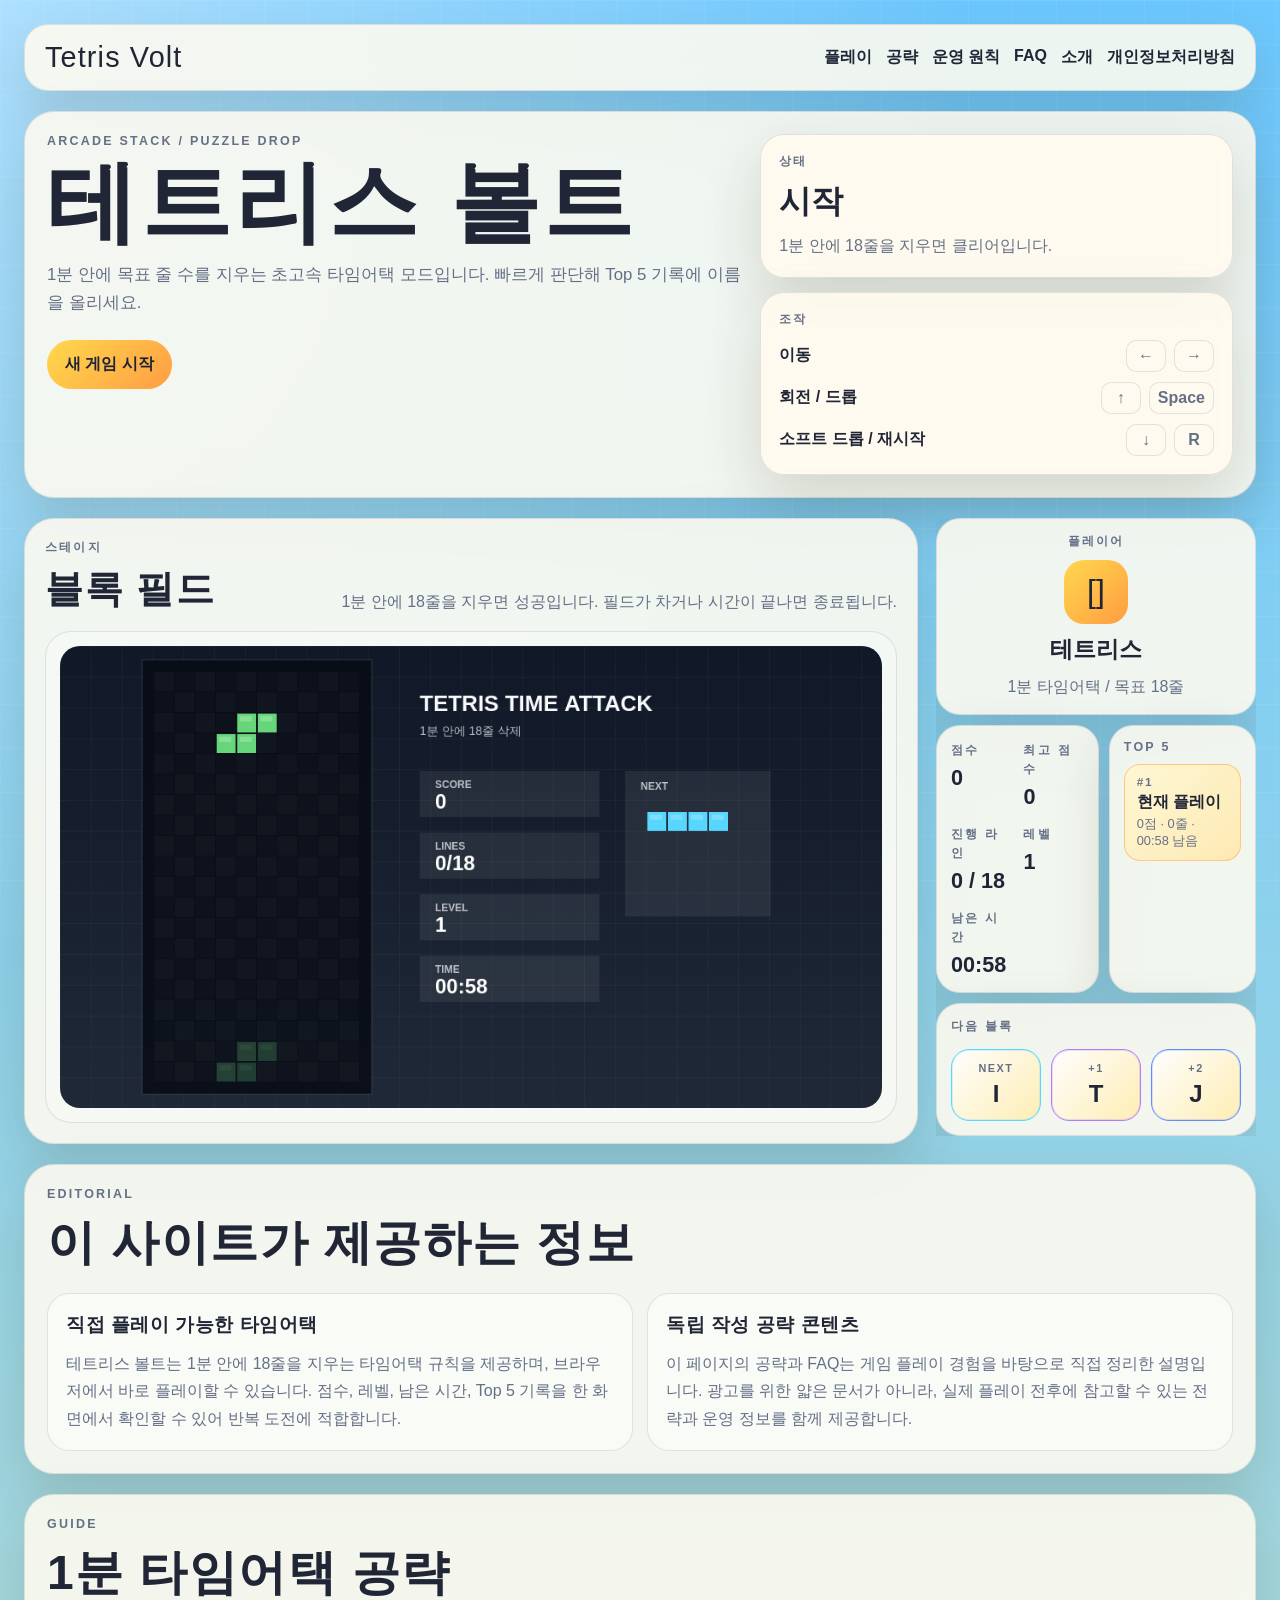
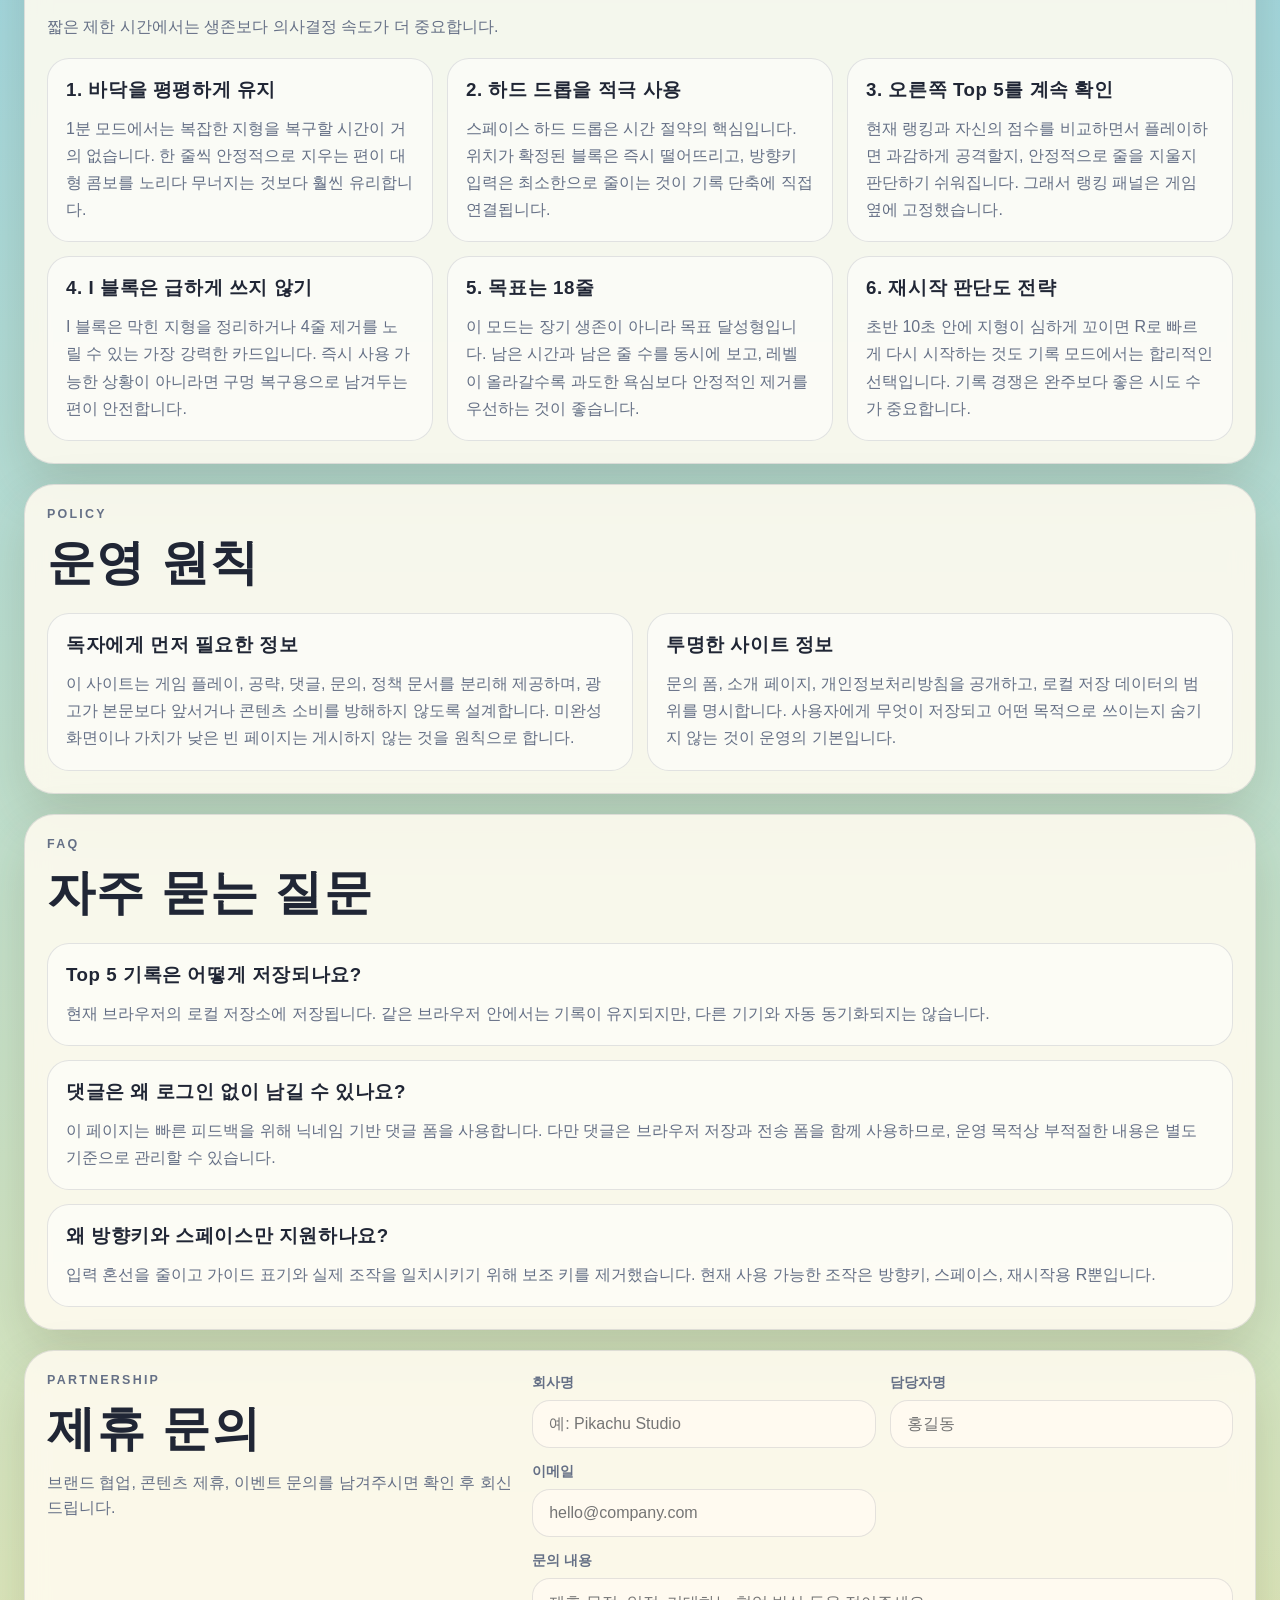
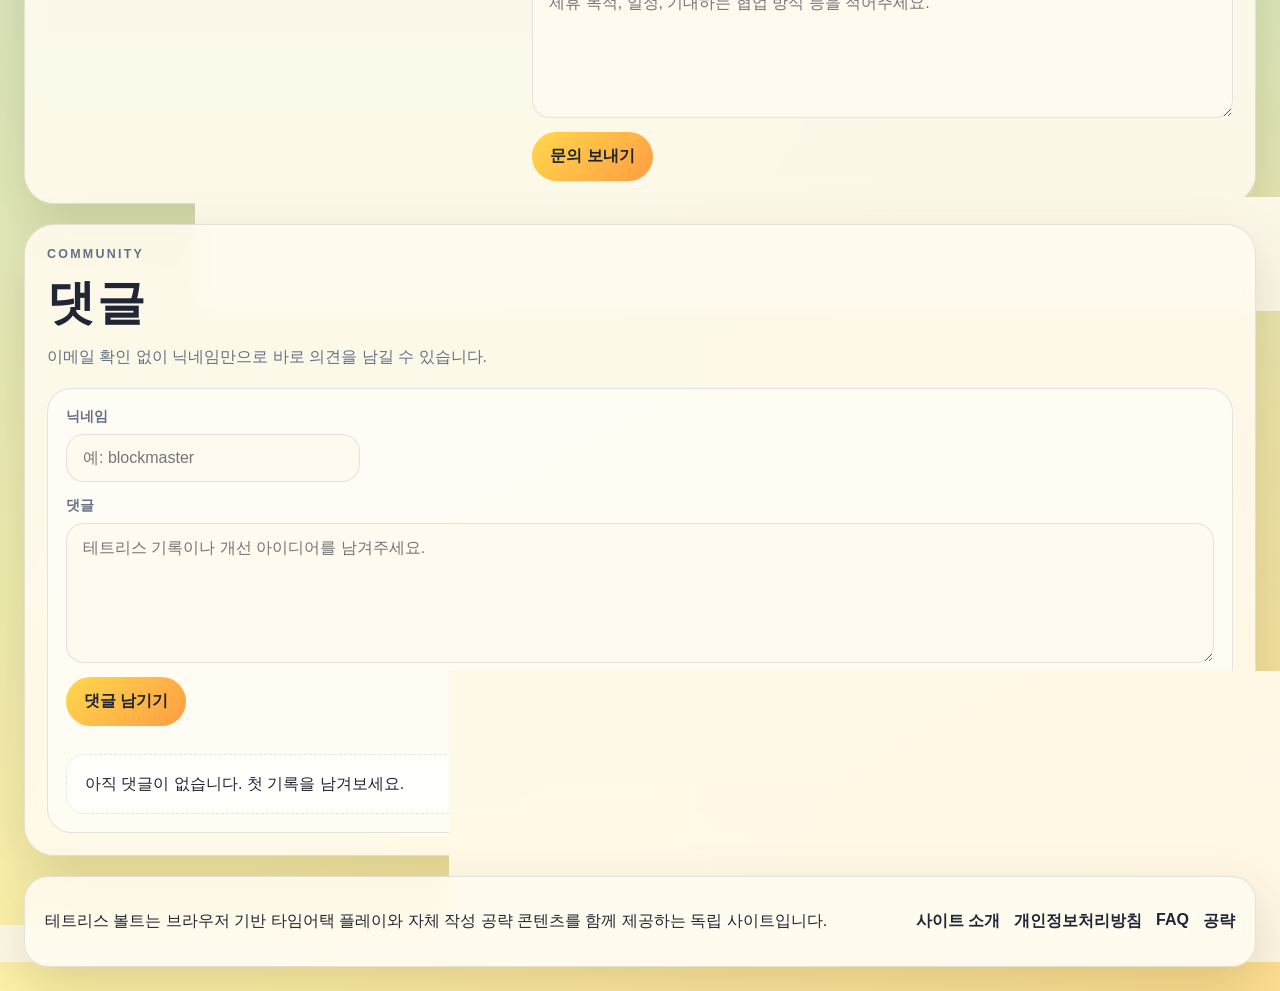
<file: index.html>
<!DOCTYPE html>
<html lang="ko">
<head>
    <meta charset="UTF-8">
    <meta name="viewport" content="width=device-width, initial-scale=1.0">
    <meta name="google-adsense-account" content="ca-pub-3250201660181918">
    <script async src="https://pagead2.googlesyndication.com/pagead/js/adsbygoogle.js?client=ca-pub-3250201660181918" crossorigin="anonymous"></script>
    <!-- Google tag (gtag.js) -->
    <script async src="https://www.googletagmanager.com/gtag/js?id=G-9B60JXB69C"></script>
    <script>
      window.dataLayer = window.dataLayer || [];
      function gtag(){dataLayer.push(arguments);}
      gtag('js', new Date());

      gtag('config', 'G-9B60JXB69C');
    </script>
    <script type="text/javascript">
        (function(c,l,a,r,i,t,y){
            c[a]=c[a]||function(){(c[a].q=c[a].q||[]).push(arguments)};
            t=l.createElement(r);t.async=1;t.src="https://www.clarity.ms/tag/"+i;
            y=l.getElementsByTagName(r)[0];y.parentNode.insertBefore(t,y);
        })(window, document, "clarity", "script", "w5fa2g35w7");
    </script>
    <title>테트리스 볼트 | 1분 타임어택 공략과 플레이 가이드</title>
    <meta name="description" content="테트리스 볼트는 1분 타임어택 테트리스와 함께 공략, 운영 원칙, FAQ, 문의 정보를 제공하는 게임 가이드 사이트입니다.">
    <link rel="stylesheet" href="style.css">
</head>
<body>
    <main class="app-shell">
        <header class="site-header">
            <a class="site-brand" href="index.html">Tetris Volt</a>
            <nav class="site-nav" aria-label="주요 메뉴">
                <a href="#play">플레이</a>
                <a href="#guide">공략</a>
                <a href="#policy">운영 원칙</a>
                <a href="#faq">FAQ</a>
                <a href="about.html">소개</a>
                <a href="privacy.html">개인정보처리방침</a>
            </nav>
        </header>
        <section id="play" class="hero-panel">
            <div class="hero-copy">
                <p class="eyebrow">Arcade Stack / Puzzle Drop</p>
                <h1>테트리스 볼트</h1>
                <p class="tagline">1분 안에 목표 줄 수를 지우는 초고속 타임어택 모드입니다. 빠르게 판단해 Top 5 기록에 이름을 올리세요.</p>
                <div class="hero-actions">
                    <button id="restart-button" class="action" type="button">새 게임 시작</button>
                </div>
            </div>
            <div class="hero-side">
                <div class="info-card status-card">
                    <p class="panel-label">상태</p>
                    <strong id="status-text">대기 중</strong>
                    <p id="status-subtext" class="subtext">1분 제한, 목표 18줄. 방향키 이동, 위/X 회전, 스페이스 하드 드롭.</p>
                </div>
                <div class="info-card controls-card">
                    <p class="panel-label">조작</p>
                    <div class="control-list">
                        <p><span>이동</span><kbd>←</kbd><kbd>→</kbd></p>
                        <p><span>회전 / 드롭</span><kbd>↑</kbd><kbd>Space</kbd></p>
                        <p><span>소프트 드롭 / 재시작</span><kbd>↓</kbd><kbd>R</kbd></p>
                    </div>
                </div>
            </div>
        </section>

        <section class="game-layout">
            <section class="stage-panel">
                <div class="stage-head">
                    <div>
                        <p class="panel-label">스테이지</p>
                        <h2>블록 필드</h2>
                    </div>
                    <p class="subtext">1분 안에 18줄을 지우면 성공입니다. 필드가 차거나 시간이 끝나면 종료됩니다.</p>
                </div>
                <div class="canvas-frame">
                    <canvas id="game-canvas" width="960" height="540" aria-label="테트리스 게임"></canvas>
                </div>
            </section>

            <aside class="sidebar">
                <div class="panel spotlight-panel">
                    <p class="panel-label">플레이어</p>
                    <div class="avatar-badge">[]</div>
                    <strong>테트리스</strong>
                    <p class="subtext">1분 타임어택 / 목표 18줄</p>
                </div>

                <div class="sidebar-duo">
                    <div class="panel stats-panel">
                        <div>
                            <span class="stat-label">점수</span>
                            <strong id="score">0</strong>
                        </div>
                        <div>
                            <span class="stat-label">최고 점수</span>
                            <strong id="best-score">0</strong>
                        </div>
                        <div>
                            <span class="stat-label">진행 라인</span>
                            <strong id="lives">0 / 18</strong>
                        </div>
                        <div>
                            <span class="stat-label">레벨</span>
                            <strong id="cores">1</strong>
                        </div>
                        <div>
                            <span class="stat-label">남은 시간</span>
                            <strong id="progress">01:00</strong>
                        </div>
                    </div>

                    <div class="panel leaderboard-panel">
                        <p class="panel-label">Top 5</p>
                        <ol id="leaderboard" class="leaderboard-list"></ol>
                    </div>
                </div>

                <div class="panel roster-panel">
                    <p class="panel-label">다음 블록</p>
                    <div id="roster" class="roster"></div>
                </div>

            </aside>
        </section>


        <section class="content-panel intro-panel">
            <div class="section-heading">
                <p class="panel-label">Editorial</p>
                <h2>이 사이트가 제공하는 정보</h2>
            </div>
            <div class="content-grid two-up">
                <article class="content-card">
                    <h3>직접 플레이 가능한 타임어택</h3>
                    <p>테트리스 볼트는 1분 안에 18줄을 지우는 타임어택 규칙을 제공하며, 브라우저에서 바로 플레이할 수 있습니다. 점수, 레벨, 남은 시간, Top 5 기록을 한 화면에서 확인할 수 있어 반복 도전에 적합합니다.</p>
                </article>
                <article class="content-card">
                    <h3>독립 작성 공략 콘텐츠</h3>
                    <p>이 페이지의 공략과 FAQ는 게임 플레이 경험을 바탕으로 직접 정리한 설명입니다. 광고를 위한 얇은 문서가 아니라, 실제 플레이 전후에 참고할 수 있는 전략과 운영 정보를 함께 제공합니다.</p>
                </article>
            </div>
        </section>

        <section id="guide" class="content-panel">
            <div class="section-heading">
                <p class="panel-label">Guide</p>
                <h2>1분 타임어택 공략</h2>
                <p class="subtext">짧은 제한 시간에서는 생존보다 의사결정 속도가 더 중요합니다.</p>
            </div>
            <div class="content-grid three-up">
                <article class="content-card">
                    <h3>1. 바닥을 평평하게 유지</h3>
                    <p>1분 모드에서는 복잡한 지형을 복구할 시간이 거의 없습니다. 한 줄씩 안정적으로 지우는 편이 대형 콤보를 노리다 무너지는 것보다 훨씬 유리합니다.</p>
                </article>
                <article class="content-card">
                    <h3>2. 하드 드롭을 적극 사용</h3>
                    <p>스페이스 하드 드롭은 시간 절약의 핵심입니다. 위치가 확정된 블록은 즉시 떨어뜨리고, 방향키 입력은 최소한으로 줄이는 것이 기록 단축에 직접 연결됩니다.</p>
                </article>
                <article class="content-card">
                    <h3>3. 오른쪽 Top 5를 계속 확인</h3>
                    <p>현재 랭킹과 자신의 점수를 비교하면서 플레이하면 과감하게 공격할지, 안정적으로 줄을 지울지 판단하기 쉬워집니다. 그래서 랭킹 패널은 게임 옆에 고정했습니다.</p>
                </article>
                <article class="content-card">
                    <h3>4. I 블록은 급하게 쓰지 않기</h3>
                    <p>I 블록은 막힌 지형을 정리하거나 4줄 제거를 노릴 수 있는 가장 강력한 카드입니다. 즉시 사용 가능한 상황이 아니라면 구멍 복구용으로 남겨두는 편이 안전합니다.</p>
                </article>
                <article class="content-card">
                    <h3>5. 목표는 18줄</h3>
                    <p>이 모드는 장기 생존이 아니라 목표 달성형입니다. 남은 시간과 남은 줄 수를 동시에 보고, 레벨이 올라갈수록 과도한 욕심보다 안정적인 제거를 우선하는 것이 좋습니다.</p>
                </article>
                <article class="content-card">
                    <h3>6. 재시작 판단도 전략</h3>
                    <p>초반 10초 안에 지형이 심하게 꼬이면 R로 빠르게 다시 시작하는 것도 기록 모드에서는 합리적인 선택입니다. 기록 경쟁은 완주보다 좋은 시도 수가 중요합니다.</p>
                </article>
            </div>
        </section>

        <section id="policy" class="content-panel">
            <div class="section-heading">
                <p class="panel-label">Policy</p>
                <h2>운영 원칙</h2>
            </div>
            <div class="content-grid two-up">
                <article class="content-card">
                    <h3>독자에게 먼저 필요한 정보</h3>
                    <p>이 사이트는 게임 플레이, 공략, 댓글, 문의, 정책 문서를 분리해 제공하며, 광고가 본문보다 앞서거나 콘텐츠 소비를 방해하지 않도록 설계합니다. 미완성 화면이나 가치가 낮은 빈 페이지는 게시하지 않는 것을 원칙으로 합니다.</p>
                </article>
                <article class="content-card">
                    <h3>투명한 사이트 정보</h3>
                    <p>문의 폼, 소개 페이지, 개인정보처리방침을 공개하고, 로컬 저장 데이터의 범위를 명시합니다. 사용자에게 무엇이 저장되고 어떤 목적으로 쓰이는지 숨기지 않는 것이 운영의 기본입니다.</p>
                </article>
            </div>
        </section>

        <section id="faq" class="content-panel">
            <div class="section-heading">
                <p class="panel-label">FAQ</p>
                <h2>자주 묻는 질문</h2>
            </div>
            <div class="faq-list">
                <article class="faq-item">
                    <h3>Top 5 기록은 어떻게 저장되나요?</h3>
                    <p>현재 브라우저의 로컬 저장소에 저장됩니다. 같은 브라우저 안에서는 기록이 유지되지만, 다른 기기와 자동 동기화되지는 않습니다.</p>
                </article>
                <article class="faq-item">
                    <h3>댓글은 왜 로그인 없이 남길 수 있나요?</h3>
                    <p>이 페이지는 빠른 피드백을 위해 닉네임 기반 댓글 폼을 사용합니다. 다만 댓글은 브라우저 저장과 전송 폼을 함께 사용하므로, 운영 목적상 부적절한 내용은 별도 기준으로 관리할 수 있습니다.</p>
                </article>
                <article class="faq-item">
                    <h3>왜 방향키와 스페이스만 지원하나요?</h3>
                    <p>입력 혼선을 줄이고 가이드 표기와 실제 조작을 일치시키기 위해 보조 키를 제거했습니다. 현재 사용 가능한 조작은 방향키, 스페이스, 재시작용 R뿐입니다.</p>
                </article>
            </div>
        </section>
        <section class="contact-panel">
            <div class="contact-copy">
                <p class="panel-label">Partnership</p>
                <h2>제휴 문의</h2>
                <p class="subtext">브랜드 협업, 콘텐츠 제휴, 이벤트 문의를 남겨주시면 확인 후 회신드립니다.</p>
            </div>
            <form id="partnership-form" class="contact-form" action="https://formspree.io/f/meeplord" method="POST">
                <label class="field">
                    <span>회사명</span>
                    <input type="text" name="company" placeholder="예: Pikachu Studio" required>
                </label>
                <label class="field">
                    <span>담당자명</span>
                    <input type="text" name="name" placeholder="홍길동" required>
                </label>
                <label class="field">
                    <span>이메일</span>
                    <input type="email" name="email" placeholder="hello@company.com" required>
                </label>
                <label class="field field-full">
                    <span>문의 내용</span>
                    <textarea name="message" rows="5" placeholder="제휴 목적, 일정, 기대하는 협업 방식 등을 적어주세요." required></textarea>
                </label>
                <div class="form-actions">
                    <button id="partnership-submit" class="action" type="submit">문의 보내기</button>
                    <p id="form-status" class="form-status" aria-live="polite"></p>
                </div>
            </form>
        </section>

        <section class="comments-panel" aria-labelledby="comments-title">
            <div class="comments-head">
                <p class="panel-label">Community</p>
                <h2 id="comments-title">댓글</h2>
                <p class="subtext">이메일 확인 없이 닉네임만으로 바로 의견을 남길 수 있습니다.</p>
            </div>
            <div class="comments-frame">
                <form id="comment-form" class="comment-form" action="https://formspree.io/f/meeplord" method="POST">
                    <label class="field">
                        <span>닉네임</span>
                        <input type="text" name="nickname" id="comment-nickname" placeholder="예: blockmaster" maxlength="24" required>
                    </label>
                    <label class="field field-full">
                        <span>댓글</span>
                        <textarea name="comment" id="comment-message" rows="4" placeholder="테트리스 기록이나 개선 아이디어를 남겨주세요." required></textarea>
                    </label>
                    <input type="hidden" name="form_type" value="comment">
                    <div class="form-actions">
                        <button id="comment-submit" class="action" type="submit">댓글 남기기</button>
                        <p id="comment-status" class="form-status" aria-live="polite"></p>
                    </div>
                </form>
                <div id="comment-list" class="comment-list" aria-live="polite"></div>
            </div>
        </section>
        <footer class="site-footer">
            <p>테트리스 볼트는 브라우저 기반 타임어택 플레이와 자체 작성 공략 콘텐츠를 함께 제공하는 독립 사이트입니다.</p>
            <div class="footer-links">
                <a href="about.html">사이트 소개</a>
                <a href="privacy.html">개인정보처리방침</a>
                <a href="#faq">FAQ</a>
                <a href="#guide">공략</a>
            </div>
        </footer>
    </main>

    <div id="result-overlay" class="overlay hidden" role="dialog" aria-modal="true" aria-labelledby="result-title">
        <div class="result-card">
            <p class="panel-label">결과</p>
            <h2 id="result-title">게임 오버</h2>
            <p id="result-message" class="subtext">1분 안에 목표 줄 수를 지우면 성공입니다.</p>
            <p id="leaderboard-summary" class="subtext">기록 조건을 달성하면 Top 5에 이름을 남길 수 있습니다.</p>
            <form id="leaderboard-form" class="result-form hidden">
                <label class="field field-full">
                    <span>기록 닉네임</span>
                    <input id="leaderboard-name" type="text" maxlength="18" placeholder="예: tetra-ace" required>
                </label>
                <div class="form-actions">
                    <button class="action" type="submit">기록 남기기</button>
                    <p id="leaderboard-status" class="form-status" aria-live="polite"></p>
                </div>
            </form>
            <button id="play-again-button" class="action" type="button">다시 하기</button>
        </div>
    </div>

    <script src="main.js"></script>
</body>
</html>
</file>
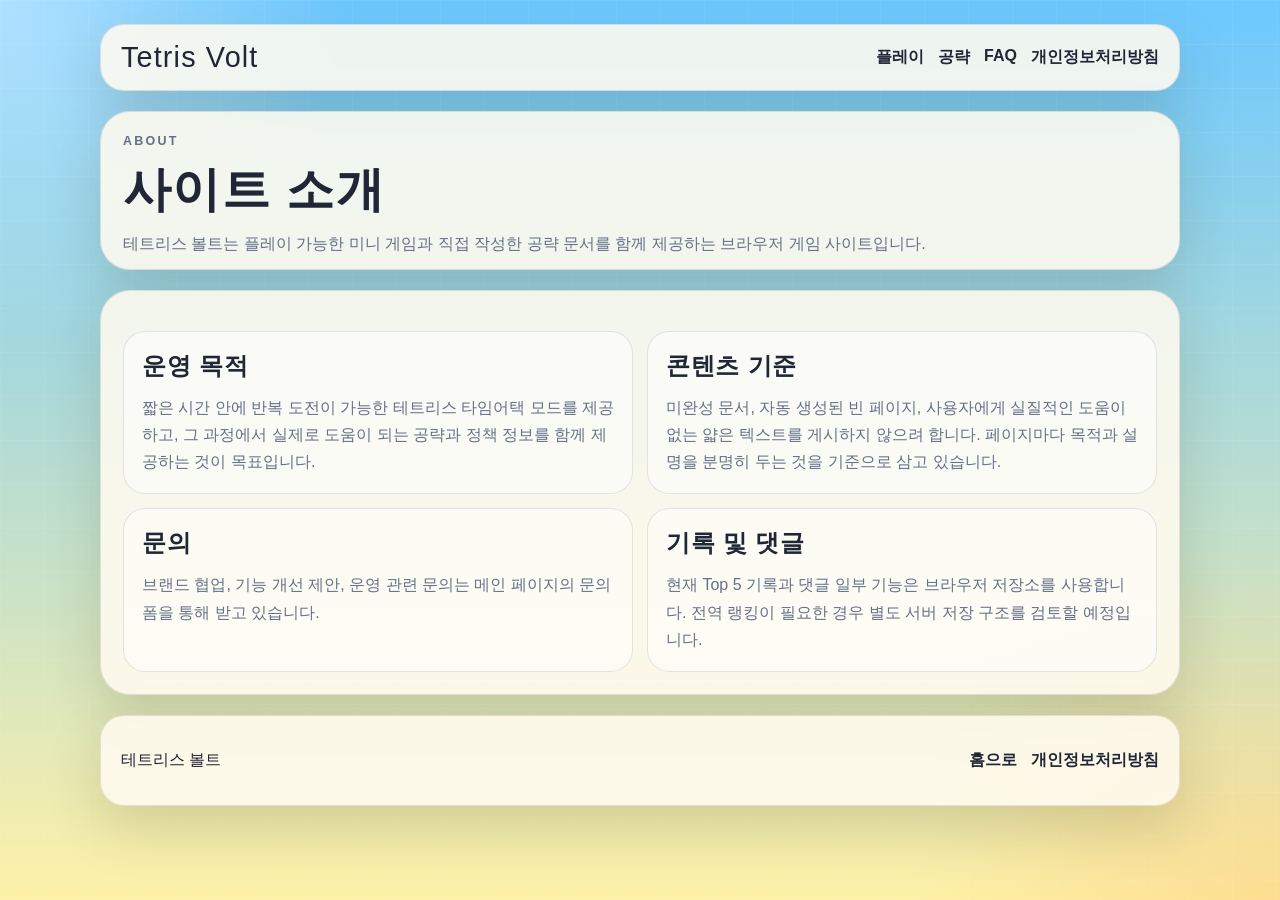
<file: about.html>
<!DOCTYPE html>
<html lang="ko">
<head>
    <meta charset="UTF-8">
    <meta name="viewport" content="width=device-width, initial-scale=1.0">
    <meta name="google-adsense-account" content="ca-pub-3250201660181918">
    <script async src="https://pagead2.googlesyndication.com/pagead/js/adsbygoogle.js?client=ca-pub-3250201660181918" crossorigin="anonymous"></script>
    <!-- Google tag (gtag.js) -->
    <script async src="https://www.googletagmanager.com/gtag/js?id=G-9B60JXB69C"></script>
    <script>
      window.dataLayer = window.dataLayer || [];
      function gtag(){dataLayer.push(arguments);}
      gtag('js', new Date());

      gtag('config', 'G-9B60JXB69C');
    </script>
    <script type="text/javascript">
        (function(c,l,a,r,i,t,y){
            c[a]=c[a]||function(){(c[a].q=c[a].q||[]).push(arguments)};
            t=l.createElement(r);t.async=1;t.src="https://www.clarity.ms/tag/"+i;
            y=l.getElementsByTagName(r)[0];y.parentNode.insertBefore(t,y);
        })(window, document, "clarity", "script", "w5fa2g35w7");
    </script>
    <title>사이트 소개 | 테트리스 볼트</title>
    <meta name="description" content="테트리스 볼트의 운영 목적, 콘텐츠 제작 기준, 문의 방식에 대한 안내입니다.">
    <link rel="stylesheet" href="style.css">
</head>
<body>
    <main class="app-shell static-shell">
        <header class="site-header">
            <a class="site-brand" href="index.html">Tetris Volt</a>
            <nav class="site-nav" aria-label="주요 메뉴">
                <a href="index.html#play">플레이</a>
                <a href="index.html#guide">공략</a>
                <a href="index.html#faq">FAQ</a>
                <a href="privacy.html">개인정보처리방침</a>
            </nav>
        </header>
        <section class="content-panel page-hero">
            <div class="section-heading">
                <p class="panel-label">About</p>
                <h1>사이트 소개</h1>
                <p class="subtext">테트리스 볼트는 플레이 가능한 미니 게임과 직접 작성한 공략 문서를 함께 제공하는 브라우저 게임 사이트입니다.</p>
            </div>
        </section>
        <section class="content-panel">
            <div class="content-grid two-up">
                <article class="content-card">
                    <h2>운영 목적</h2>
                    <p>짧은 시간 안에 반복 도전이 가능한 테트리스 타임어택 모드를 제공하고, 그 과정에서 실제로 도움이 되는 공략과 정책 정보를 함께 제공하는 것이 목표입니다.</p>
                </article>
                <article class="content-card">
                    <h2>콘텐츠 기준</h2>
                    <p>미완성 문서, 자동 생성된 빈 페이지, 사용자에게 실질적인 도움이 없는 얇은 텍스트를 게시하지 않으려 합니다. 페이지마다 목적과 설명을 분명히 두는 것을 기준으로 삼고 있습니다.</p>
                </article>
                <article class="content-card">
                    <h2>문의</h2>
                    <p>브랜드 협업, 기능 개선 제안, 운영 관련 문의는 메인 페이지의 문의 폼을 통해 받고 있습니다.</p>
                </article>
                <article class="content-card">
                    <h2>기록 및 댓글</h2>
                    <p>현재 Top 5 기록과 댓글 일부 기능은 브라우저 저장소를 사용합니다. 전역 랭킹이 필요한 경우 별도 서버 저장 구조를 검토할 예정입니다.</p>
                </article>
            </div>
        </section>
        <footer class="site-footer">
            <p>테트리스 볼트</p>
            <div class="footer-links">
                <a href="index.html">홈으로</a>
                <a href="privacy.html">개인정보처리방침</a>
            </div>
        </footer>
    </main>
</body>
</html>
</file>
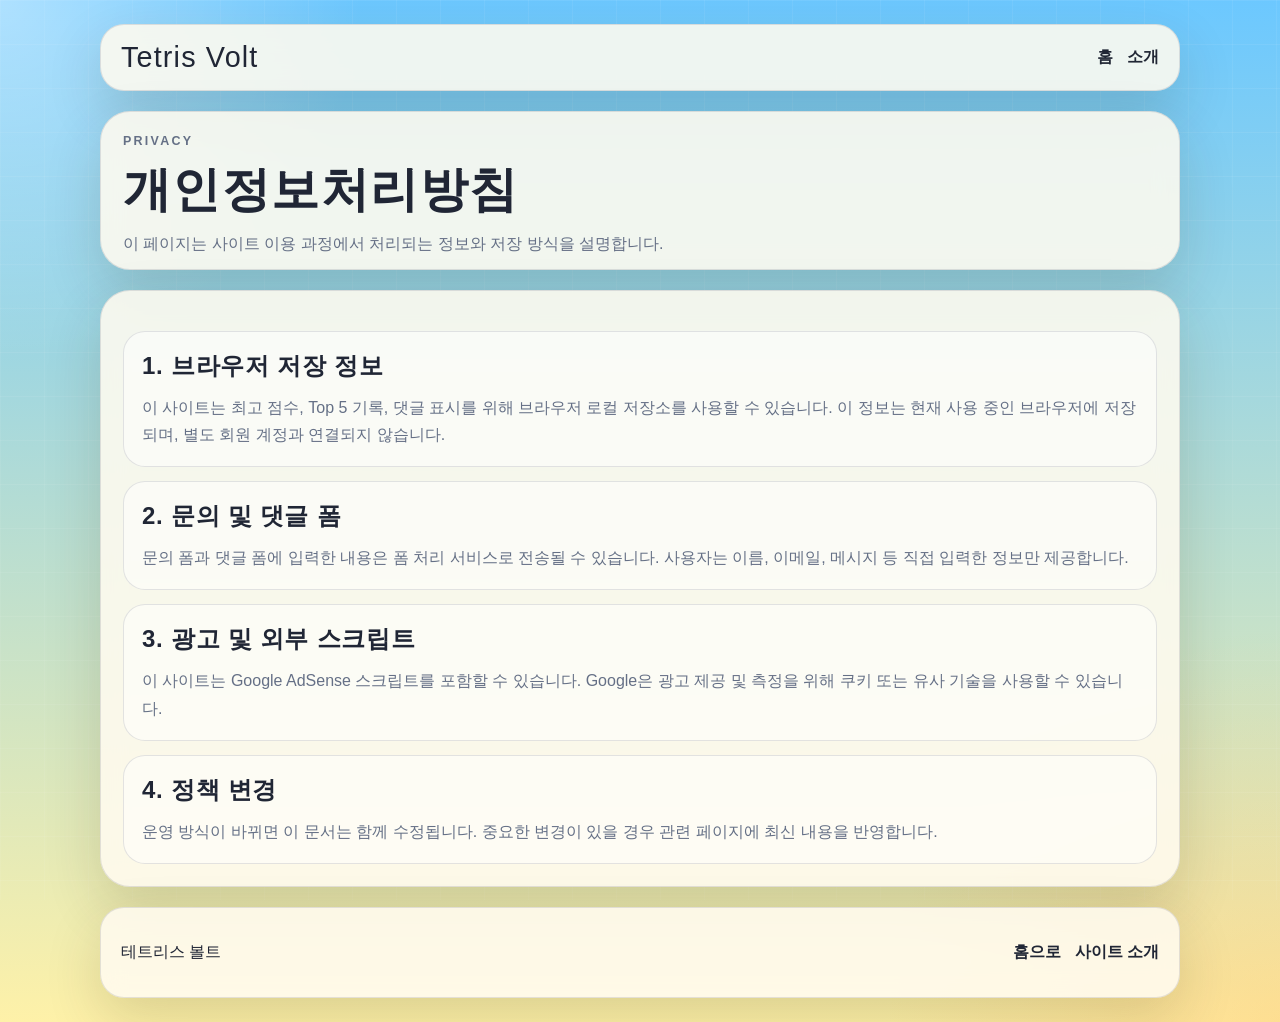
<file: privacy.html>
<!DOCTYPE html>
<html lang="ko">
<head>
    <meta charset="UTF-8">
    <meta name="viewport" content="width=device-width, initial-scale=1.0">
    <meta name="google-adsense-account" content="ca-pub-3250201660181918">
    <script async src="https://pagead2.googlesyndication.com/pagead/js/adsbygoogle.js?client=ca-pub-3250201660181918" crossorigin="anonymous"></script>
    <!-- Google tag (gtag.js) -->
    <script async src="https://www.googletagmanager.com/gtag/js?id=G-9B60JXB69C"></script>
    <script>
      window.dataLayer = window.dataLayer || [];
      function gtag(){dataLayer.push(arguments);}
      gtag('js', new Date());

      gtag('config', 'G-9B60JXB69C');
    </script>
    <script type="text/javascript">
        (function(c,l,a,r,i,t,y){
            c[a]=c[a]||function(){(c[a].q=c[a].q||[]).push(arguments)};
            t=l.createElement(r);t.async=1;t.src="https://www.clarity.ms/tag/"+i;
            y=l.getElementsByTagName(r)[0];y.parentNode.insertBefore(t,y);
        })(window, document, "clarity", "script", "w5fa2g35w7");
    </script>
    <title>개인정보처리방침 | 테트리스 볼트</title>
    <meta name="description" content="테트리스 볼트의 로컬 저장 데이터, 문의 폼, 광고 스크립트 사용에 대한 개인정보처리방침입니다.">
    <link rel="stylesheet" href="style.css">
</head>
<body>
    <main class="app-shell static-shell">
        <header class="site-header">
            <a class="site-brand" href="index.html">Tetris Volt</a>
            <nav class="site-nav" aria-label="주요 메뉴">
                <a href="index.html">홈</a>
                <a href="about.html">소개</a>
            </nav>
        </header>
        <section class="content-panel page-hero">
            <div class="section-heading">
                <p class="panel-label">Privacy</p>
                <h1>개인정보처리방침</h1>
                <p class="subtext">이 페이지는 사이트 이용 과정에서 처리되는 정보와 저장 방식을 설명합니다.</p>
            </div>
        </section>
        <section class="content-panel">
            <div class="faq-list policy-list">
                <article class="faq-item">
                    <h2>1. 브라우저 저장 정보</h2>
                    <p>이 사이트는 최고 점수, Top 5 기록, 댓글 표시를 위해 브라우저 로컬 저장소를 사용할 수 있습니다. 이 정보는 현재 사용 중인 브라우저에 저장되며, 별도 회원 계정과 연결되지 않습니다.</p>
                </article>
                <article class="faq-item">
                    <h2>2. 문의 및 댓글 폼</h2>
                    <p>문의 폼과 댓글 폼에 입력한 내용은 폼 처리 서비스로 전송될 수 있습니다. 사용자는 이름, 이메일, 메시지 등 직접 입력한 정보만 제공합니다.</p>
                </article>
                <article class="faq-item">
                    <h2>3. 광고 및 외부 스크립트</h2>
                    <p>이 사이트는 Google AdSense 스크립트를 포함할 수 있습니다. Google은 광고 제공 및 측정을 위해 쿠키 또는 유사 기술을 사용할 수 있습니다.</p>
                </article>
                <article class="faq-item">
                    <h2>4. 정책 변경</h2>
                    <p>운영 방식이 바뀌면 이 문서는 함께 수정됩니다. 중요한 변경이 있을 경우 관련 페이지에 최신 내용을 반영합니다.</p>
                </article>
            </div>
        </section>
        <footer class="site-footer">
            <p>테트리스 볼트</p>
            <div class="footer-links">
                <a href="index.html">홈으로</a>
                <a href="about.html">사이트 소개</a>
            </div>
        </footer>
    </main>
</body>
</html>
</file>
<file: style.css>
:root {
    --sky-top: #6cc8ff;
    --sky-bottom: #fef1a8;
    --panel: rgba(255, 251, 239, 0.88);
    --panel-strong: #fffaf0;
    --ink: #202635;
    --muted: #657086;
    --line: rgba(35, 47, 78, 0.12);
    --shadow: rgba(55, 42, 8, 0.16);
    --yellow: #ffd84d;
    --orange: #ff9d42;
    --red: #f06a53;
    --blue: #4c8ef7;
    --green: #63b96c;
    --violet: #8e70f2;
}

* {
    box-sizing: border-box;
}

body {
    margin: 0;
    min-height: 100vh;
    min-height: 100svh;
    font-family: "Trebuchet MS", "Segoe UI", sans-serif;
    color: var(--ink);
    background:
        radial-gradient(circle at top left, rgba(255, 255, 255, 0.45), transparent 22%),
        radial-gradient(circle at bottom right, rgba(255, 166, 77, 0.25), transparent 24%),
        linear-gradient(180deg, var(--sky-top), var(--sky-bottom));
    padding: 24px;
}

body::before {
    content: "";
    position: fixed;
    inset: 0;
    pointer-events: none;
    background-image:
        linear-gradient(rgba(255, 255, 255, 0.16) 1px, transparent 1px),
        linear-gradient(90deg, rgba(255, 255, 255, 0.14) 1px, transparent 1px);
    background-size: 44px 44px;
    opacity: 0.45;
}

button,
kbd {
    font: inherit;
}

.app-shell {
    position: relative;
    width: min(1280px, 100%);
    margin: 0 auto;
    display: grid;
    gap: 20px;
}

.hero-panel,
.stage-panel,
.panel,
.info-card,
.result-card {
    border: 1px solid var(--line);
    box-shadow: 0 22px 56px var(--shadow);
    background: var(--panel);
    backdrop-filter: blur(12px);
}

.hero-panel {
    display: grid;
    grid-template-columns: minmax(0, 1.25fr) minmax(300px, 0.85fr);
    gap: 18px;
    padding: 22px;
    border-radius: 30px;
}

.eyebrow,
.panel-label,
.stat-label,
.subtext,
.control-list p {
    margin: 0;
}

.eyebrow,
.panel-label,
.stat-label {
    text-transform: uppercase;
    letter-spacing: 0.18em;
    font-size: 0.78rem;
    font-weight: 800;
    color: var(--muted);
}

.hero-copy h1,
.stage-head h2,
.result-card h2 {
    margin: 0;
    font-family: Impact, Haettenschweiler, "Arial Narrow Bold", sans-serif;
    text-transform: uppercase;
    letter-spacing: 0.04em;
}

.hero-copy h1 {
    margin-top: 14px;
    font-size: clamp(3rem, 7vw, 5.6rem);
    line-height: 0.9;
}

.tagline {
    margin: 18px 0 0;
    max-width: 44rem;
    color: var(--muted);
    font-size: 1.05rem;
    line-height: 1.7;
}

.hero-actions {
    display: flex;
    gap: 12px;
    margin-top: 22px;
}

.action {
    border: 0;
    border-radius: 999px;
    padding: 14px 18px;
    font-weight: 900;
    cursor: pointer;
    color: #1d2433;
    background: linear-gradient(135deg, var(--yellow), var(--orange));
    transition: transform 140ms ease;
}

.action:hover {
    transform: translateY(-2px);
}

.hero-side {
    display: grid;
    gap: 14px;
}

.info-card {
    border-radius: 24px;
    padding: 18px;
}

.status-card strong {
    display: block;
    margin-top: 10px;
    font-size: 2rem;
}

.subtext {
    margin-top: 10px;
    color: var(--muted);
    line-height: 1.55;
}

.control-list {
    display: grid;
    gap: 10px;
    margin-top: 12px;
}

.control-list p {
    display: flex;
    align-items: center;
    gap: 8px;
    color: var(--muted);
}

.control-list span {
    flex: 1;
    color: var(--ink);
    font-weight: 700;
}

kbd {
    min-width: 40px;
    padding: 6px 8px;
    border-radius: 10px;
    border: 1px solid var(--line);
    background: var(--panel-strong);
    text-align: center;
    font-weight: 800;
}

.game-layout {
    display: grid;
    grid-template-columns: minmax(0, 1fr) 320px;
    gap: 18px;
    align-items: start;
}

.stage-panel {
    border-radius: 30px;
    padding: 20px;
}

.stage-head {
    display: flex;
    align-items: end;
    justify-content: space-between;
    gap: 16px;
    margin-bottom: 16px;
}

.stage-head h2 {
    margin-top: 8px;
    font-size: clamp(1.8rem, 3vw, 2.6rem);
}

.canvas-frame {
    padding: 14px;
    border-radius: 26px;
    background: rgba(255, 255, 255, 0.28);
    border: 1px solid var(--line);
}

#game-canvas {
    display: block;
    width: 100%;
    height: auto;
    border-radius: 20px;
    background: linear-gradient(180deg, #86d8ff, #fff0a9 72%);
}

.sidebar {
    position: sticky;
    top: 24px;
    align-self: start;
    display: grid;
    gap: 10px;
    max-height: calc(100svh - 48px);
    overflow: auto;
}

.panel {
    border-radius: 24px;
    padding: 14px;
}

.spotlight-panel {
    text-align: center;
}

.avatar-badge {
    width: 64px;
    height: 64px;
    margin: 10px auto 0;
    display: grid;
    place-items: center;
    border-radius: 20px;
    font-size: 2rem;
    background: linear-gradient(135deg, var(--yellow), var(--orange));
}

.spotlight-panel strong {
    display: block;
    margin-top: 10px;
    font-size: 1.45rem;
}

.sidebar-duo {
    display: grid;
    grid-template-columns: minmax(0, 1.05fr) minmax(0, 0.95fr);
    gap: 10px;
}

.stats-panel {
    display: grid;
    grid-template-columns: repeat(2, minmax(0, 1fr));
    gap: 14px 12px;
}

.stats-panel strong {
    display: block;
    margin-top: 6px;
    font-size: 1.35rem;
}

.roster {
    display: grid;
    grid-template-columns: repeat(3, minmax(0, 1fr));
    gap: 10px;
    margin-top: 14px;
}

.roster-chip {
    padding: 12px 10px;
    border-radius: 18px;
    background: var(--panel-strong);
    border: 1px solid var(--line);
    font-size: 0.88rem;
    font-weight: 700;
    text-align: center;
}

.roster-chip.found {
    background: linear-gradient(135deg, rgba(255, 255, 255, 0.92), rgba(255, 236, 176, 0.94));
}

.queue-chip strong,
.queue-chip span {
    display: block;
}

.queue-chip strong {
    font-size: 0.68rem;
    letter-spacing: 0.14em;
    color: var(--muted);
}

.queue-chip span {
    margin-top: 6px;
    font-size: 1.5rem;
    font-family: Impact, Haettenschweiler, "Arial Narrow Bold", sans-serif;
}


.leaderboard-list {
    display: grid;
    gap: 8px;
    padding: 0;
    margin: 10px 0 0;
    list-style: none;
}

.leaderboard-panel {
    height: 100%;
}

.leaderboard-item,
.leaderboard-empty {
    display: grid;
    gap: 3px;
    padding: 10px 12px;
    border-radius: 16px;
    border: 1px solid var(--line);
    background: var(--panel-strong);
}

.leaderboard-rank {
    font-size: 0.74rem;
    letter-spacing: 0.14em;
    font-weight: 900;
    color: var(--muted);
}

.leaderboard-meta {
    color: var(--muted);
    font-size: 0.8rem;
}

.leaderboard-item-preview {
    border-color: rgba(255, 157, 66, 0.5);
    background: linear-gradient(135deg, rgba(255, 247, 211, 0.95), rgba(255, 231, 171, 0.88));
}

.overlay {
    position: fixed;
    inset: 0;
    display: grid;
    place-items: center;
    padding: 24px;
    background: rgba(24, 30, 44, 0.42);
}

.result-card {
    width: min(420px, 100%);
    padding: 24px;
    border-radius: 28px;
    text-align: center;
}

.result-card h2 {
    margin-top: 12px;
    font-size: 2.4rem;
}

.result-form {
    margin-top: 16px;
    display: grid;
    gap: 12px;
    text-align: left;
}

.hidden {
    display: none;
}

.contact-panel {
    display: grid;
    grid-template-columns: minmax(240px, 0.8fr) minmax(0, 1.2fr);
    gap: 18px;
    padding: 22px;
    border-radius: 30px;
    border: 1px solid var(--line);
    box-shadow: 0 22px 56px var(--shadow);
    background: var(--panel);
    backdrop-filter: blur(12px);
}

.comments-panel {
    padding: 22px;
    border-radius: 30px;
    border: 1px solid var(--line);
    box-shadow: 0 22px 56px var(--shadow);
    background: var(--panel);
    backdrop-filter: blur(12px);
}

.comments-head h2 {
    margin: 10px 0 0;
    font-family: Impact, Haettenschweiler, "Arial Narrow Bold", sans-serif;
    text-transform: uppercase;
    letter-spacing: 0.04em;
    font-size: clamp(2rem, 4vw, 3rem);
}

.comments-frame {
    margin-top: 18px;
    padding: 18px;
    border-radius: 24px;
    border: 1px solid var(--line);
    background: rgba(255, 255, 255, 0.5);
}

.comment-form {
    display: grid;
    grid-template-columns: minmax(220px, 0.35fr) minmax(0, 1fr);
    gap: 14px;
}

.comment-list {
    display: grid;
    gap: 12px;
    margin-top: 18px;
}

.comment-item {
    padding: 16px 18px;
    border-radius: 18px;
    border: 1px solid var(--line);
    background: rgba(255, 255, 255, 0.8);
}

.comment-meta {
    display: flex;
    align-items: center;
    justify-content: space-between;
    gap: 12px;
}

.comment-meta span {
    color: var(--muted);
    font-size: 0.88rem;
    font-weight: 700;
}

.comment-body,
.comment-empty {
    margin: 10px 0 0;
    color: var(--ink);
    line-height: 1.6;
    white-space: pre-wrap;
}

.comment-empty {
    padding: 16px 18px;
    border-radius: 18px;
    border: 1px dashed var(--line);
    background: rgba(255, 255, 255, 0.62);
}

.contact-copy h2 {
    margin: 10px 0 0;
    font-family: Impact, Haettenschweiler, "Arial Narrow Bold", sans-serif;
    text-transform: uppercase;
    letter-spacing: 0.04em;
    font-size: clamp(2rem, 4vw, 3rem);
}

.contact-form {
    display: grid;
    grid-template-columns: repeat(2, minmax(0, 1fr));
    gap: 14px;
}

.field {
    display: grid;
    gap: 8px;
}

.field span {
    font-size: 0.88rem;
    font-weight: 800;
    color: var(--muted);
}

.field input,
.field textarea {
    width: 100%;
    border: 1px solid var(--line);
    border-radius: 18px;
    padding: 14px 16px;
    font: inherit;
    color: var(--ink);
    background: var(--panel-strong);
}

.field textarea {
    resize: vertical;
    min-height: 140px;
}

.field-full,
.form-actions {
    grid-column: 1 / -1;
}

.form-actions {
    display: flex;
    align-items: center;
    gap: 14px;
}

.form-status {
    margin: 0;
    min-height: 1.5em;
    color: var(--muted);
    font-weight: 700;
}

.form-status.is-success {
    color: var(--green);
}

.form-status.is-error {
    color: var(--red);
}

@media (max-width: 1100px) {
    .hero-panel,
    .game-layout,
    .contact-panel,
    .comment-form,
    .sidebar-duo {
        grid-template-columns: 1fr;
    }

    .stage-head {
        flex-direction: column;
        align-items: start;
    }
}

@media (max-width: 760px) {
    body {
        padding: 14px;
    }

    .hero-panel,
    .stage-panel,
    .panel,
    .info-card,
    .result-card {
        border-radius: 24px;
    }

    .canvas-frame {
        padding: 10px;
    }
}

@media (max-width: 560px) {
    .hero-copy h1 {
        font-size: clamp(2.5rem, 14vw, 4rem);
    }

    .hero-actions,
    .form-actions {
        flex-direction: column;
        align-items: stretch;
    }

    .contact-form,
    .stats-panel,
    .roster {
        grid-template-columns: 1fr;
    }
}


.site-header,
.content-panel,
.site-footer {
    border: 1px solid var(--line);
    box-shadow: 0 22px 56px var(--shadow);
    background: var(--panel);
    backdrop-filter: blur(12px);
}

.site-header {
    display: flex;
    align-items: center;
    justify-content: space-between;
    gap: 18px;
    padding: 16px 20px;
    border-radius: 24px;
}

.site-brand {
    color: var(--ink);
    text-decoration: none;
    font-family: Impact, Haettenschweiler, "Arial Narrow Bold", sans-serif;
    font-size: 1.8rem;
    letter-spacing: 0.04em;
}

.site-nav {
    display: flex;
    flex-wrap: wrap;
    gap: 10px 14px;
}

.site-nav a,
.footer-links a {
    color: var(--ink);
    text-decoration: none;
    font-weight: 800;
}

.content-panel {
    padding: 22px;
    border-radius: 30px;
}

.section-heading h2,
.section-heading h1,
.content-card h3,
.content-card h2,
.faq-item h3,
.faq-item h2 {
    margin: 0;
    font-family: Impact, Haettenschweiler, "Arial Narrow Bold", sans-serif;
    letter-spacing: 0.03em;
}

.section-heading h2,
.section-heading h1 {
    margin-top: 10px;
    font-size: clamp(2rem, 4vw, 3rem);
}

.content-grid {
    display: grid;
    gap: 14px;
    margin-top: 18px;
}

.two-up {
    grid-template-columns: repeat(2, minmax(0, 1fr));
}

.three-up {
    grid-template-columns: repeat(3, minmax(0, 1fr));
}

.content-card,
.faq-item {
    padding: 18px;
    border-radius: 22px;
    border: 1px solid var(--line);
    background: rgba(255, 255, 255, 0.52);
}

.content-card p,
.faq-item p {
    margin: 12px 0 0;
    color: var(--muted);
    line-height: 1.7;
}

.faq-list {
    display: grid;
    gap: 14px;
    margin-top: 18px;
}

.site-footer {
    display: flex;
    align-items: center;
    justify-content: space-between;
    gap: 16px;
    padding: 18px 20px;
    border-radius: 24px;
}

.footer-links {
    display: flex;
    flex-wrap: wrap;
    gap: 10px 14px;
}

.static-shell {
    max-width: 1080px;
}

.page-hero {
    padding-bottom: 12px;
}

@media (max-width: 1100px) {
    .two-up,
    .three-up {
        grid-template-columns: 1fr;
    }
}

@media (max-width: 760px) {
    .site-header,
    .site-footer {
        flex-direction: column;
        align-items: flex-start;
    }
}
</file>
